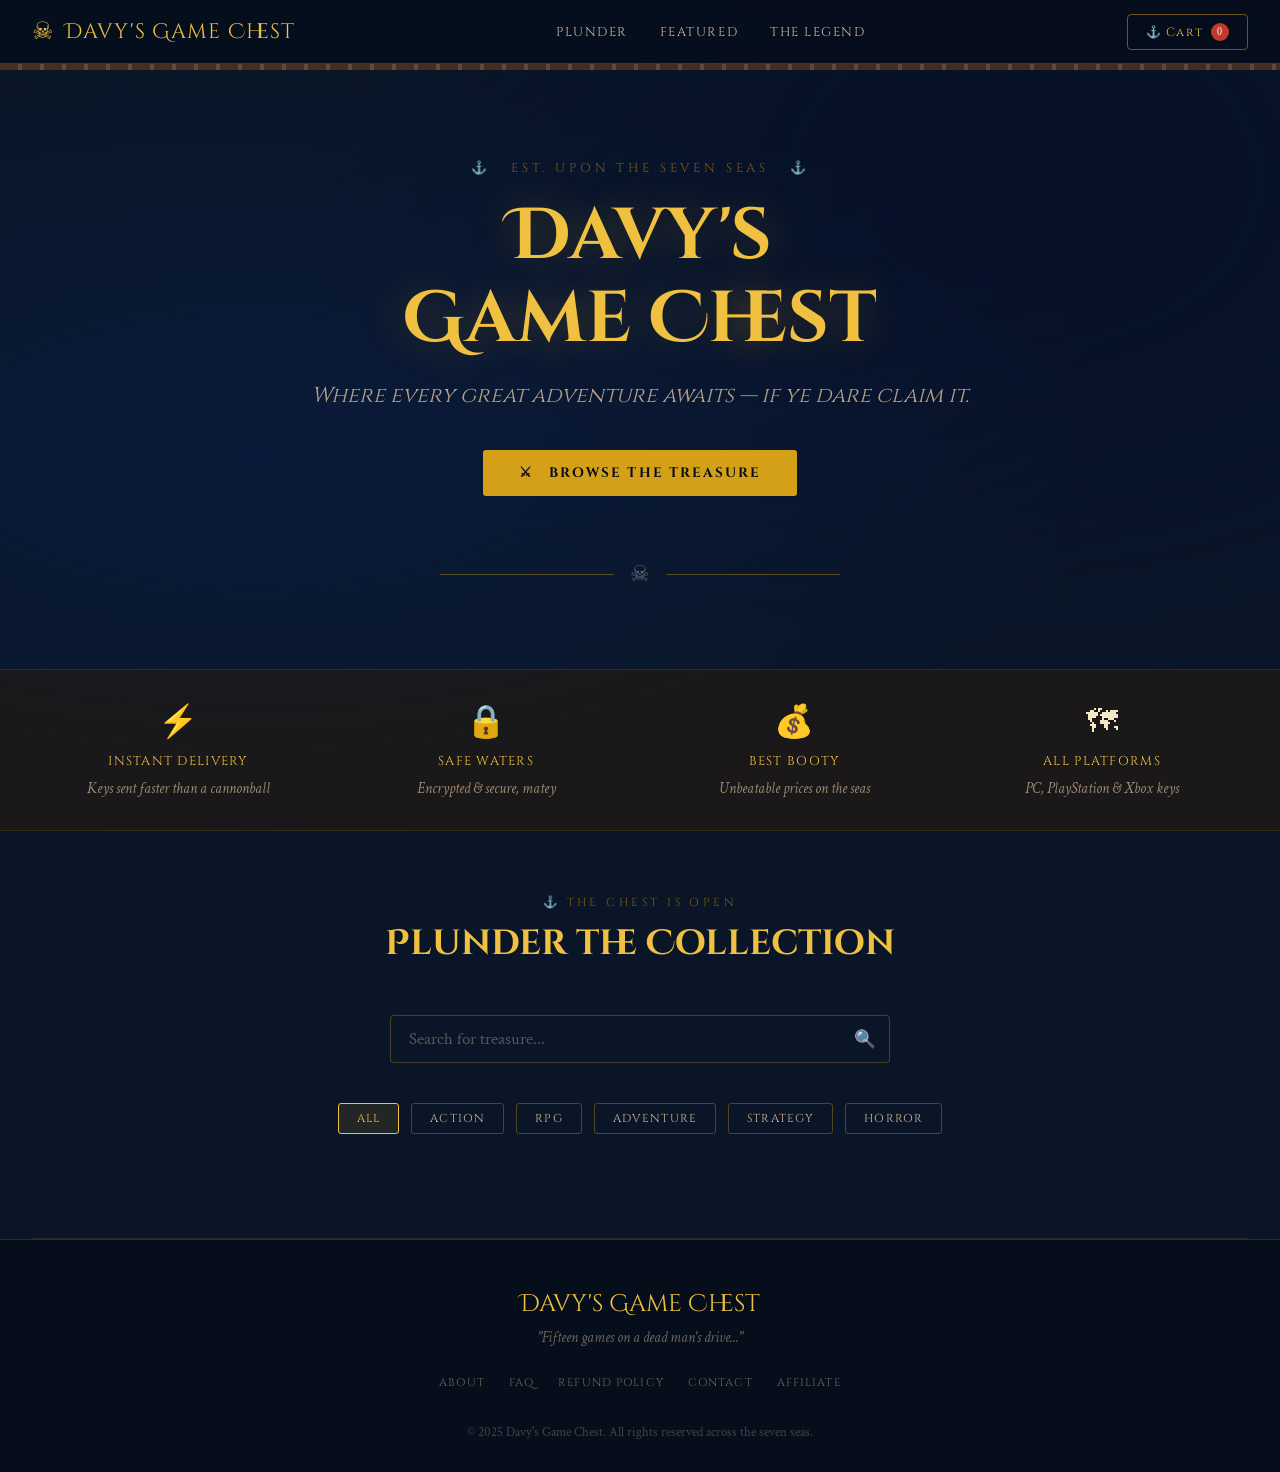
<file: index.html>
<!DOCTYPE html>
<html lang="en">
<head>
  <meta charset="UTF-8" />
  <meta name="viewport" content="width=device-width, initial-scale=1.0" />
  <link rel="stylesheet" href="style.css">
  <script src="script.js" defer></script>
  <link rel="icon" type="image/png" href="favicon/favicon-96x96.png" sizes="96x96" />
<link rel="icon" type="image/svg+xml" href="favicon/favicon.svg" />
<link rel="shortcut icon" href="favicon/favicon.ico" />
<link rel="apple-touch-icon" sizes="180x180" href="favicon/apple-touch-icon.png" />
<link rel="manifest" href="favicon/site.webmanifest" />
  <title>Davy's Game Chest — Pirate Game Store</title>
  <link href="https://fonts.googleapis.com/css2?family=Cinzel+Decorative:wght@400;700&family=Cinzel:wght@400;600&family=Crimson+Text:ital,wght@0,400;0,600;1,400&display=swap" rel="stylesheet" />
  
</head>
<body>
 

<div class="particles" id="particles"></div>
 

<nav>
  <a class="nav-logo" href="#">
    <span class="skull">☠</span> Davy's Game Chest
  </a>
  <ul class="nav-links">
    <li><a href="#store">Plunder</a></li>
    <li><a href="featured.html">Featured</a></li>
    <li><a href="about.html">The Legend</a></li>
  </ul>
  <button class="nav-cart" onclick="openCart()">
    ⚓ Cart
    <span class="cart-badge" id="cart-count">0</span>
  </button>
</nav>
 

<section class="hero">
  <div class="hero-rope"></div>
  <p class="hero-subtitle">⚓ &nbsp; Est. Upon the Seven Seas &nbsp; ⚓</p>
  <h1>Davy's<br>Game Chest</h1>
  <p class="hero-tagline">Where every great adventure awaits — if ye dare claim it.</p>
  <a href="#store" class="hero-cta">⚔ &nbsp; Browse the Treasure</a>
  <div class="hero-divider">
    <hr /><span>☠</span><hr />
  </div>
</section>
 

<div class="features-bar">
  <div class="features-inner">
    <div class="feature-item">
      <div class="feature-icon">⚡</div>
      <div class="feature-title">Instant Delivery</div>
      <div class="feature-desc">Keys sent faster than a cannonball</div>
    </div>
    <div class="feature-item">
      <div class="feature-icon">🔒</div>
      <div class="feature-title">Safe Waters</div>
      <div class="feature-desc">Encrypted & secure, matey</div>
    </div>
    <div class="feature-item">
      <div class="feature-icon">💰</div>
      <div class="feature-title">Best Booty</div>
      <div class="feature-desc">Unbeatable prices on the seas</div>
    </div>
    <div class="feature-item">
      <div class="feature-icon">🗺</div>
      <div class="feature-title">All Platforms</div>
      <div class="feature-desc">PC, PlayStation & Xbox keys</div>
    </div>
  </div>
</div>
 

<section class="section" id="store">
  <div class="section-header">
    <span class="section-label">⚓ The Chest is Open</span>
    <h2 class="section-title">Plunder the Collection</h2>
  </div>
 
  
  <div class="search-wrap">
    <input class="search-input" type="text" id="search-input" placeholder="Search for treasure..." oninput="filterGames()" />
    <span class="search-icon">🔍</span>
  </div>
   
  
  <div class="genre-filter">
    <button class="genre-btn active" onclick="setGenre('All', this)">All</button>
    <button class="genre-btn" onclick="setGenre('Action', this)">Action</button>
    <button class="genre-btn" onclick="setGenre('RPG', this)">RPG</button>
    <button class="genre-btn" onclick="setGenre('Adventure', this)">Adventure</button>
    <button class="genre-btn" onclick="setGenre('Strategy', this)">Strategy</button>
    <button class="genre-btn" onclick="setGenre('Horror', this)">Horror</button>
  </div>
 
  
  <div class="games-grid" id="games-grid"></div>
</section>
 
<hr class="section-divider" />
 

<div class="modal-overlay" id="cart-modal" onclick="closeCartOutside(event)">
  <div class="cart-panel">
    <div class="cart-header">
      <h2>⚓ Thy Chest</h2>
      <button class="btn-close" onclick="closeCart()">✕</button>
    </div>
    <div id="cart-items"></div>
    <div id="cart-footer" style="display:none">
      <div class="cart-total">
        <span class="cart-total-label">Total Plunder</span>
        <span class="cart-total-price" id="cart-total">$0.00</span>
      </div>
      <button class="btn-checkout" onclick="checkout()">⚔ &nbsp; Claim the Loot</button>
    </div>
  </div>
</div>
 

<div class="toast" id="toast"></div>
 

<footer>
  <div class="footer-logo">Davy's Game Chest</div>
  <p class="footer-tagline">"Fifteen games on a dead man's drive..."</p>
  <ul class="footer-links">
    <li><a href="#">About</a></li>
    <li><a href="#">FAQ</a></li>
    <li><a href="#">Refund Policy</a></li>
    <li><a href="#">Contact</a></li>
    <li><a href="#">Affiliate</a></li>
  </ul>
  <p class="footer-copy">© 2025 Davy's Game Chest. All rights reserved across the seven seas.</p>
</footer>
 
 
 
</body>
</html>
</file>
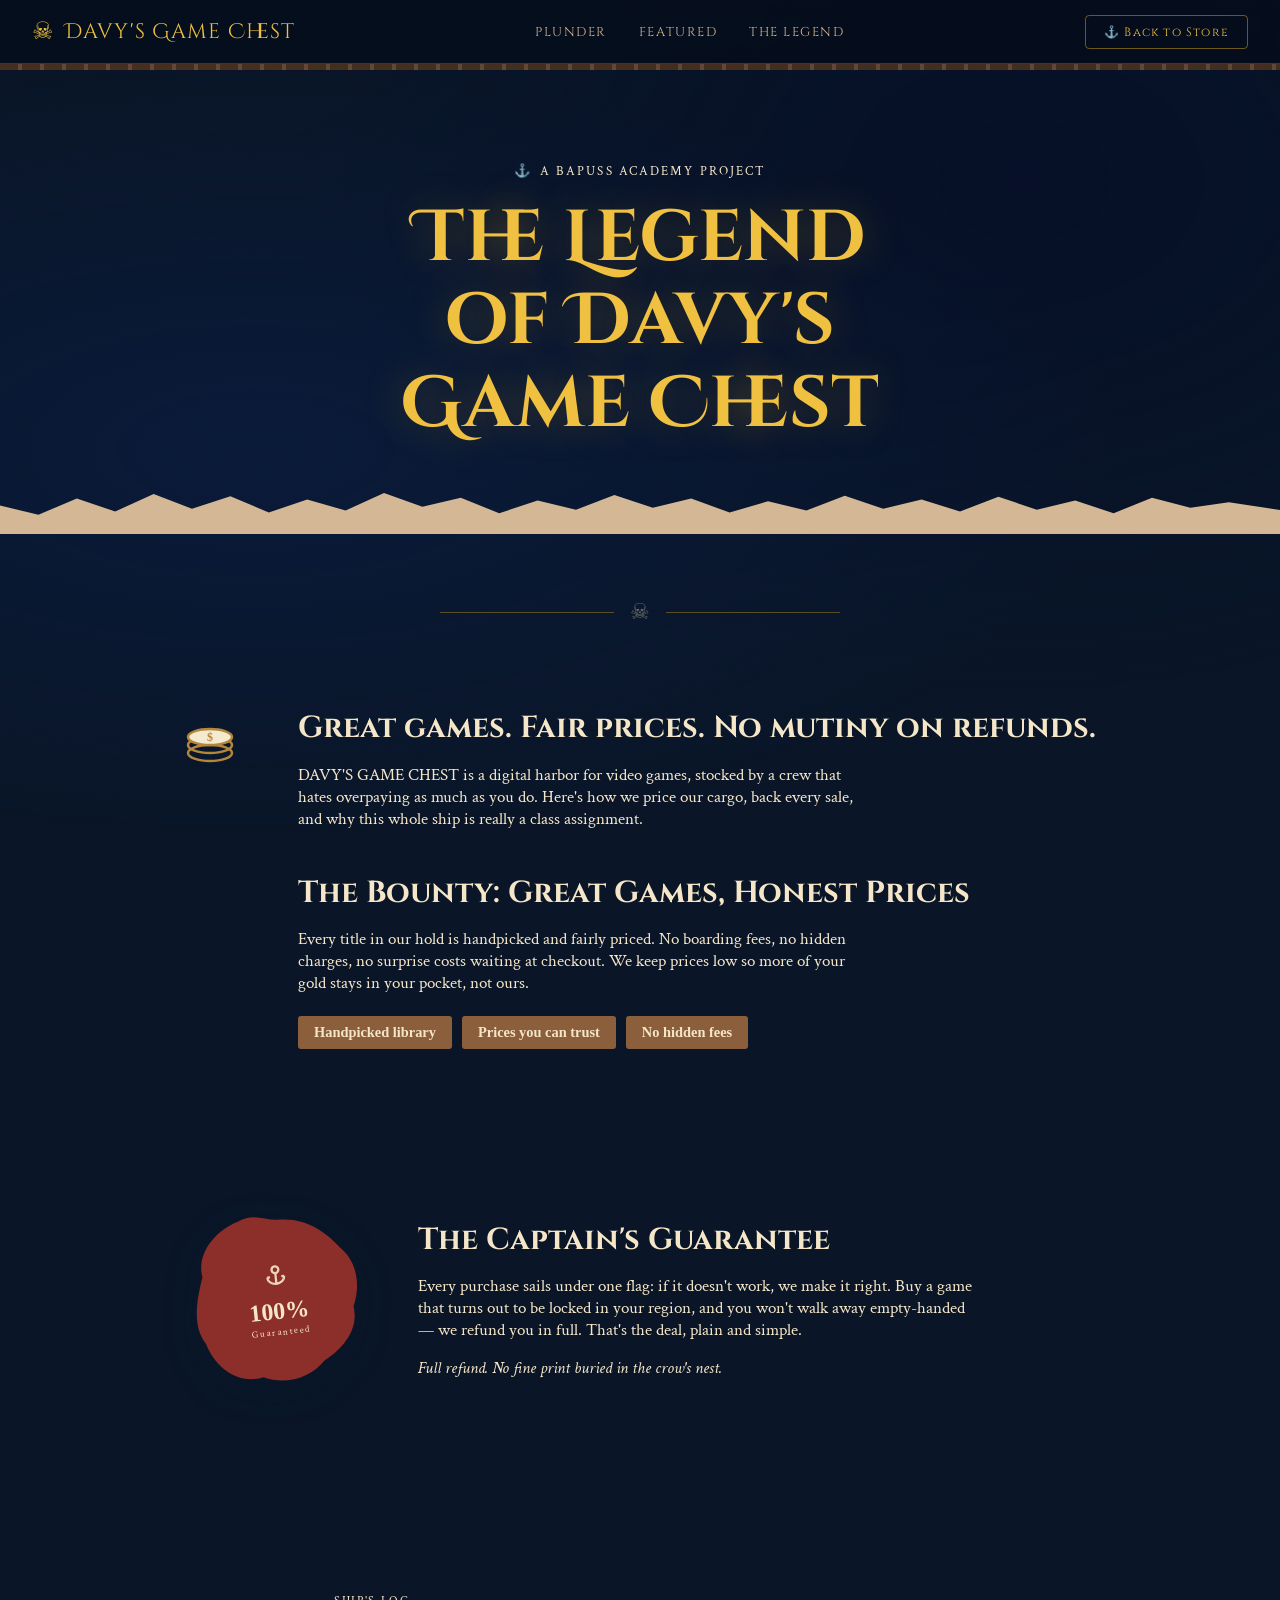
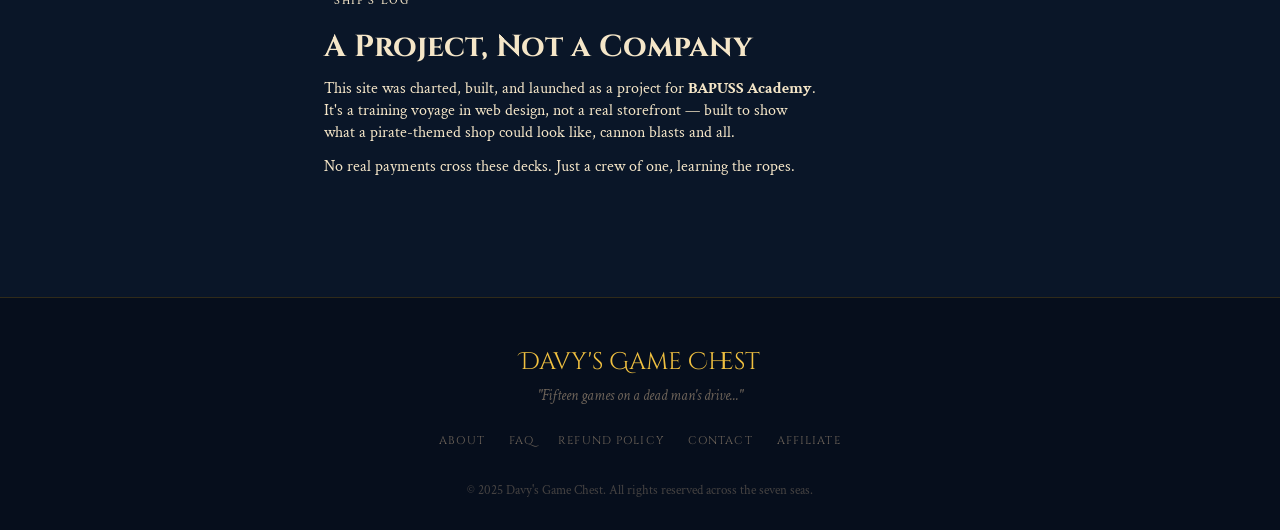
<file: about.html>
<!DOCTYPE html>
<html lang="en">
<head>
<meta charset="UTF-8">
<meta name="viewport" content="width=device-width, initial-scale=1.0">
<title>About — Davy's Game Chest — Pirate Game Store</title>

<link rel="preconnect" href="https://fonts.googleapis.com">
<link rel="preconnect" href="https://fonts.gstatic.com" crossorigin>
<link href="https://fonts.googleapis.com/css2?family=Cinzel+Decorative:wght@400;700&family=Cinzel:wght@400;600&family=Crimson+Text:ital,wght@0,400;0,600;1,400&display=swap" rel="stylesheet" />
<link rel="stylesheet" href="styleabout.css">
<script src="scriptabout.js" defer></script>


</head>
<body>

  <div class="particles" id="particles"></div>

<!-- Nav -->
<nav>
  <a class="nav-logo" href="#">
    <span class="skull">☠</span> Davy's Game Chest
  </a>
  <ul class="nav-links">
    <li><a href="index.html">Plunder</a></li>
    <li><a href="featured.html">Featured</a></li>
    <li><a href="about.html">The Legend</a></li>
  </ul>
 <button class="nav-cart" onclick="window.location.href='index.html'">
    ⚓ Back to Store
  </button>
</nav>

  <section class="hero">
   
    <div class="hero-rope"></div>
    <div class="wrap hero-inner">
      <div class="eyebrow">A BAPUSS Academy Project</div>
      <h1>The Legend of Davy's Game Chest</h1>
      
    </div>
    <div class="torn-edge"></div>
     
  </section>
  <div class="hero-divider"><hr /><span>☠</span><hr /></div>

  <section class="panel">
    <div class="wrap">
      <div class="panel-grid" data-animate>
        <div class="icon-badge">
          <svg viewBox="0 0 64 64" aria-hidden="true">
            <ellipse cx="32" cy="46" rx="22" ry="8" fill="none" stroke="#B4863A" stroke-width="2.5"/>
            <ellipse cx="32" cy="38" rx="22" ry="8" fill="none" stroke="#B4863A" stroke-width="2.5"/>
            <ellipse cx="32" cy="30" rx="22" ry="8" fill="#F4EAD0" stroke="#B4863A" stroke-width="2.5"/>
            <text x="32" y="34" text-anchor="middle" font-size="12" fill="#B4863A" font-family="Bitter, serif" font-weight="700">$</text>
          </svg>
        </div>
        <div>
          <h2>Great games. Fair prices. No mutiny on refunds.</h2>
      <p>DAVY'S GAME CHEST is a digital harbor for video games, stocked by a crew that hates overpaying as much as you do. Here's how we price our cargo, back every sale, and why this whole ship is really a class assignment.</p>
      <br>
      <br>
          <h2>The Bounty: Great Games, Honest Prices</h2>
          <p>Every title in our hold is handpicked and fairly priced. No boarding fees, no hidden charges, no surprise costs waiting at checkout. We keep prices low so more of your gold stays in your pocket, not ours.</p>
          <div class="tags">
            <span class="tag">Handpicked library</span>
            <span class="tag">Prices you can trust</span>
            <span class="tag">No hidden fees</span>
          </div>
        </div>
      </div>
    </div>
  </section>

  <section class="panel alt">
    <div class="wrap">
      <div class="guarantee-grid" data-animate>
        <div class="wax-wrap" data-animate>
          <svg class="wax-blob" viewBox="0 0 200 200" aria-hidden="true">
            <path d="M100,12 C128,9 152,24 168,42 C188,58 192,84 184,108 C190,132 174,154 152,168 C136,188 108,196 84,187 C56,196 30,176 20,150 C4,130 10,100 16,76 C9,50 30,24 56,14 C72,4 86,13 100,12 Z" fill="#8C2F2A"/>
          </svg>
          <div class="wax-face">
            <svg viewBox="0 0 24 24" fill="none" stroke="currentColor" stroke-width="1.6" aria-hidden="true">
              <circle cx="12" cy="6" r="2.4"/>
              <path d="M12 8.4V16M12 16c-3.5 0-6-2.2-6-5M12 16c3.5 0 6-2.2 6-5M6 11h2M16 11h2"/>
            </svg>
            <span class="pct">100%</span>
            <span class="word">Guaranteed</span>
          </div>
        </div>
        <div>
          <h2>The Captain's Guarantee</h2>
          <p>Every purchase sails under one flag: if it doesn't work, we make it right. Buy a game that turns out to be locked in your region, and you won't walk away empty-handed — we refund you in full. That's the deal, plain and simple.</p>
          <p class="fine-print">Full refund. No fine print buried in the crow's nest.</p>
        </div>
      </div>
    </div>
  </section>

  <section class="panel">
    <div class="wrap">
      <div class="logbook" data-animate>
        <span class="stamp-label">Ship's Log</span>
        <h2>A Project, Not a Company</h2>
        <p>This site was charted, built, and launched as a project for <strong>BAPUSS Academy</strong>. It's a training voyage in web design, not a real storefront — built to show what a pirate-themed shop could look like, cannon blasts and all.</p>
        <p>No real payments cross these decks. Just a crew of one, learning the ropes.</p>
      </div>
    </div>
  </section>

  <div class="toast" id="toast"></div>

  <footer>
  <div class="footer-logo">Davy's Game Chest</div>
  <p class="footer-tagline">"Fifteen games on a dead man's drive..."</p>
  <ul class="footer-links">
    <li><a href="#">About</a></li>
    <li><a href="#">FAQ</a></li>
    <li><a href="#">Refund Policy</a></li>
    <li><a href="#">Contact</a></li>
    <li><a href="#">Affiliate</a></li>
  </ul>
  <p class="footer-copy">© 2025 Davy's Game Chest. All rights reserved across the seven seas.</p>
</footer>

</body>
</html>
</file>
<file: style.css>
*, *::before, *::after { box-sizing: border-box; margin: 0; padding: 0; }

    :root {
      --ocean: #0a1628;
      --deep: #060e1c;
      --plank: #2a1a0a;
      --wood: #5c3a1e;
      --light-wood: #8b5e3c;
      --gold: #d4a017;
      --gold-light: #f0c040;
      --gold-dim: #7a5a0a;
      --parchment: #f5e6c8;
      --parchment-dark: #d4b896;
      --rum: #c0392b;
      --rum-light: #e74c3c;
      --cream: #fdf6e3;
      --fog: rgba(245, 230, 200, 0.07);
      --border-gold: 1px solid rgba(212, 160, 23, 0.35);
    }

    html { scroll-behavior: smooth; }

    body {
      font-family: 'Crimson Text', Georgia, serif;
      background-color: var(--ocean);
      color: var(--parchment);
      min-height: 100vh;
      overflow-x: hidden;
    }

    /* ── Animated ocean background ── */
    body::before {
      content: '';
      position: fixed;
      inset: 0;
      background:
        radial-gradient(ellipse at 20% 50%, rgba(10,30,70,0.6) 0%, transparent 60%),
        radial-gradient(ellipse at 80% 20%, rgba(5,15,40,0.8) 0%, transparent 50%);
      pointer-events: none;
      z-index: 0;
    }

    /* ── Floating particles (stars/foam) ── */
    .particles {
      position: fixed;
      inset: 0;
      pointer-events: none;
      z-index: 0;
      overflow: hidden;
    }
    .particle {
      position: absolute;
      border-radius: 50%;
      background: var(--gold-light);
      opacity: 0;
      animation: drift linear infinite;
    }

    @keyframes drift {
      0%   { opacity: 0; transform: translateY(0) scale(0.5); }
      10%  { opacity: 0.6; }
      90%  { opacity: 0.3; }
      100% { opacity: 0; transform: translateY(-80px) scale(1); }
    }

    /* ── Nav ── */
    nav {
      position: sticky;
      top: 0;
      z-index: 100;
      background: rgba(6,14,28,0.95);
      border-bottom: 1px solid rgba(212,160,23,0.3);
      padding: 0 2rem;
      display: flex;
      align-items: center;
      justify-content: space-between;
      height: 64px;
      backdrop-filter: blur(8px);
    }

    .nav-logo {
      font-family: 'Cinzel Decorative', serif;
      font-size: 1.3rem;
      color: var(--gold-light);
      text-decoration: none;
      letter-spacing: 0.05em;
      display: flex;
      align-items: center;
      gap: 10px;
    }

    .nav-logo .skull { font-size: 1.5rem; }

    .nav-links {
      display: flex;
      list-style: none;
      gap: 2rem;
      align-items: center;
    }

    .nav-links a {
      font-family: 'Cinzel', serif;
      font-size: 0.8rem;
      letter-spacing: 0.12em;
      text-transform: uppercase;
      color: var(--parchment-dark);
      text-decoration: none;
      transition: color 0.2s;
    }
    .nav-links a:hover { color: var(--gold-light); }

    .nav-cart {
      background: transparent;
      border: 1px solid rgba(212,160,23,0.5);
      color: var(--gold-light);
      padding: 8px 18px;
      border-radius: 4px;
      font-family: 'Cinzel', serif;
      font-size: 0.75rem;
      letter-spacing: 0.1em;
      cursor: pointer;
      transition: all 0.2s;
      display: flex;
      align-items: center;
      gap: 8px;
    }
    .nav-cart:hover {
      background: rgba(212,160,23,0.1);
      border-color: var(--gold-light);
    }
    .cart-badge {
      background: var(--rum);
      color: #fff;
      font-size: 0.65rem;
      border-radius: 50%;
      width: 18px; height: 18px;
      display: flex; align-items: center; justify-content: center;
      font-family: 'Crimson Text', serif;
    }

    /* ── Hero ── */
    .hero {
      position: relative;
      z-index: 1;
      padding: 6rem 2rem 5rem;
      text-align: center;
      overflow: hidden;
    }

    .hero-rope {
      position: absolute;
      top: 0; left: 0; right: 0;
      height: 6px;
      background: repeating-linear-gradient(90deg, var(--wood) 0px, var(--wood) 18px, var(--light-wood) 18px, var(--light-wood) 22px);
      opacity: 0.7;
    }

    .hero-subtitle {
      font-family: 'Cinzel', serif;
      font-size: 0.8rem;
      letter-spacing: 0.3em;
      text-transform: uppercase;
      color: var(--gold-dim);
      margin-bottom: 1.2rem;
    }

    .hero h1 {
      font-family: 'Cinzel Decorative', serif;
      font-size: clamp(2.2rem, 6vw, 4.5rem);
      color: var(--gold-light);
      line-height: 1.15;
      margin-bottom: 0.5rem;
      text-shadow: 0 0 40px rgba(212,160,23,0.3);
    }

    .hero-tagline {
      font-family: 'Cinzel', serif;
      font-style: italic;
      font-size: 1.35rem;
      color: var(--parchment-dark);
      margin: 1.2rem 0 2.5rem;
      opacity: 0.85;
    }

    .hero-cta {
      display: inline-flex;
      align-items: center;
      gap: 10px;
      background: var(--gold);
      color: var(--deep);
      font-family: 'Cinzel', serif;
      font-size: 0.85rem;
      letter-spacing: 0.15em;
      text-transform: uppercase;
      text-decoration: none;
      padding: 14px 36px;
      border-radius: 3px;
      border: none;
      cursor: pointer;
      transition: all 0.2s;
      font-weight: 700;
    }
    .hero-cta:hover {
      background: var(--gold-light);
      transform: translateY(-2px);
    }

    .hero-divider {
      margin: 4rem auto 0;
      display: flex;
      align-items: center;
      gap: 1rem;
      max-width: 400px;
      opacity: 0.4;
    }
    .hero-divider hr { flex: 1; border: none; border-top: 1px solid var(--gold); }
    .hero-divider span { font-size: 1.4rem; }

    /* ── Section headers ── */
    .section { position: relative; z-index: 1; padding: 4rem 2rem; max-width: 1200px; margin: 0 auto; }

    .section-header {
      text-align: center;
      margin-bottom: 3rem;
    }

    .section-label {
      font-family: 'Cinzel', serif;
      font-size: 0.72rem;
      letter-spacing: 0.3em;
      text-transform: uppercase;
      color: var(--gold-dim);
      display: block;
      margin-bottom: 0.6rem;
    }

    .section-title {
      font-family: 'Cinzel Decorative', serif;
      font-size: clamp(1.5rem, 3vw, 2.2rem);
      color: var(--gold-light);
    }

   

    /* ── Genre filter ── */
    .genre-filter {
      display: flex;
      gap: 0.75rem;
      justify-content: center;
      flex-wrap: wrap;
      margin-bottom: 2.5rem;
    }
    .genre-btn {
      font-family: 'Cinzel', serif;
      font-size: 0.72rem;
      letter-spacing: 0.1em;
      text-transform: uppercase;
      padding: 7px 18px;
      border: 1px solid rgba(212,160,23,0.35);
      background: transparent;
      color: var(--parchment-dark);
      border-radius: 3px;
      cursor: pointer;
      transition: all 0.2s;
    }
    .genre-btn:hover, .genre-btn.active {
      background: rgba(212,160,23,0.12);
      border-color: var(--gold-light);
      color: var(--gold-light);
    }

    /* ── Game cards grid ── */
    .games-grid {
      display: grid;
      grid-template-columns: repeat(auto-fill, minmax(250px, 1fr));
      gap: 1.5rem;
    }

    .game-card {
      background: rgba(20, 12, 5, 0.8);
      border: 1px solid rgba(212,160,23,0.2);
      border-radius: 6px;
      overflow: hidden;
      transition: all 0.25s;
      cursor: pointer;
      position: relative;
    }
    .game-card:hover {
      border-color: rgba(212,160,23,0.55);
      transform: translateY(-4px);
    }

    .game-card-img {
      width: 100%;
      aspect-ratio: 16/9;
      object-fit: cover;
      display: block;
      background: var(--plank);
      position: relative;
      overflow: hidden;
    }

    /* Placeholder art for each game using CSS */
    .game-art {
      width: 100%;
      aspect-ratio: 16/9;
      display: flex;
      align-items: center;
      justify-content: center;
      font-size: 3rem;
      position: relative;
      overflow: hidden;
    }

    .game-art-1 { background: linear-gradient(135deg, #0d1b2a 0%, #1a3a5c 50%, #0a2a40 100%); }
    .game-art-2 { background: linear-gradient(135deg, #1a0a0a 0%, #4a1515 50%, #2a0808 100%); }
    .game-art-3 { background: linear-gradient(135deg, #0a1a0a 0%, #1a4a1a 50%, #0d2a0d 100%); }
    .game-art-4 { background: linear-gradient(135deg, #1a1a0a 0%, #4a3a10 50%, #2a2008 100%); }
    .game-art-5 { background: linear-gradient(135deg, #1a0a1a 0%, #3a1050 50%, #150a25 100%); }
    .game-art-6 { background: linear-gradient(135deg, #0a1a1a 0%, #0a3a4a 50%, #052030 100%); }
    .game-art-7 { background: linear-gradient(135deg, #2a0808 0%, #600000 50%, #1a0505 100%); }
    .game-art-8 { background: linear-gradient(135deg, #08080a 0%, #1a1a30 50%, #0a0a20 100%); }

    .game-badge {
      position: absolute;
      top: 10px; left: 10px;
      font-family: 'Cinzel', serif;
      font-size: 0.6rem;
      letter-spacing: 0.1em;
      text-transform: uppercase;
      padding: 3px 10px;
      border-radius: 2px;
    }
    .badge-new { background: var(--rum); color: #fff; }
    .badge-sale { background: var(--gold); color: var(--deep); }
    .badge-hot { background: #b05a00; color: #ffe0b2; }

    .game-card-body { padding: 1rem 1.1rem 1.2rem; }

    .game-platform {
      font-family: 'Cinzel', serif;
      font-size: 0.62rem;
      letter-spacing: 0.12em;
      text-transform: uppercase;
      color: var(--gold-dim);
      margin-bottom: 0.35rem;
    }

    .game-title {
      font-family: 'Cinzel', serif;
      font-size: 1rem;
      color: var(--parchment);
      margin-bottom: 0.4rem;
      line-height: 1.3;
    }

    .game-genre {
      font-family: 'Crimson Text', serif;
      font-style: italic;
      font-size: 0.9rem;
      color: var(--parchment-dark);
      opacity: 0.7;
      margin-bottom: 0.9rem;
    }

    .game-footer {
      display: flex;
      align-items: center;
      justify-content: space-between;
      gap: 0.5rem;
    }

    .game-price {
      display: flex;
      align-items: baseline;
      gap: 0.5rem;
    }
    .price-current {
      font-family: 'Cinzel', serif;
      font-size: 1.1rem;
      color: var(--gold-light);
      font-weight: 600;
    }
    .price-old {
      font-size: 0.85rem;
      color: var(--parchment-dark);
      opacity: 0.5;
      text-decoration: line-through;
    }

    .btn-add {
      font-family: 'Cinzel', serif;
      font-size: 0.65rem;
      letter-spacing: 0.1em;
      text-transform: uppercase;
      padding: 7px 14px;
      border: 1px solid rgba(212,160,23,0.45);
      background: transparent;
      color: var(--gold-light);
      border-radius: 3px;
      cursor: pointer;
      transition: all 0.2s;
      white-space: nowrap;
    }
    .btn-add:hover {
      background: rgba(212,160,23,0.15);
    }
    .btn-add.added {
      background: rgba(192, 57, 43, 0.2);
      border-color: var(--rum-light);
      color: var(--rum-light);
    }

    /* ── Stars ── */
    .game-stars { color: var(--gold); font-size: 0.75rem; margin-bottom: 0.4rem; letter-spacing: 2px; }

    /* ── Divider ── */
    .section-divider {
      position: relative; z-index: 1;
      border: none;
      border-top: 1px solid rgba(212,160,23,0.15);
      margin: 0 2rem;
    }

    /* ── Features banner ── */
    .features-bar {
      position: relative; z-index: 1;
      background: rgba(42,26,10,0.5);
      border-top: 1px solid rgba(212,160,23,0.15);
      border-bottom: 1px solid rgba(212,160,23,0.15);
      padding: 2rem;
    }
    .features-inner {
      max-width: 1200px;
      margin: 0 auto;
      display: grid;
      grid-template-columns: repeat(auto-fit, minmax(200px, 1fr));
      gap: 2rem;
      text-align: center;
    }
    .feature-item { display: flex; flex-direction: column; align-items: center; gap: 0.6rem; }
    .feature-icon { font-size: 2rem; }
    .feature-title {
      font-family: 'Cinzel', serif;
      font-size: 0.8rem;
      letter-spacing: 0.1em;
      text-transform: uppercase;
      color: var(--gold-light);
    }
    .feature-desc {
      font-family: 'Crimson Text', serif;
      font-style: italic;
      font-size: 0.95rem;
      color: var(--parchment-dark);
      opacity: 0.7;
    }

    /* ── Cart modal ── */
    .modal-overlay {
      display: none;
      position: fixed; inset: 0; z-index: 200;
      background: rgba(0,0,0,0.7);
      align-items: flex-start;
      justify-content: flex-end;
    }
    .modal-overlay.open { display: flex; }
    .cart-panel {
      background: #0d1a2e;
      border-left: 1px solid rgba(212,160,23,0.3);
      width: min(420px, 95vw);
      height: 100vh;
      overflow-y: auto;
      padding: 2rem;
      animation: slideIn 0.25s ease;
    }
    @keyframes slideIn { from { transform: translateX(40px); opacity: 0; } to { transform: translateX(0); opacity: 1; } }

    .cart-header {
      display: flex;
      justify-content: space-between;
      align-items: center;
      margin-bottom: 2rem;
      padding-bottom: 1rem;
      border-bottom: 1px solid rgba(212,160,23,0.2);
    }
    .cart-header h2 {
      font-family: 'Cinzel Decorative', serif;
      font-size: 1.2rem;
      color: var(--gold-light);
    }
    .btn-close {
      background: none; border: none;
      color: var(--parchment-dark); font-size: 1.5rem;
      cursor: pointer; line-height: 1;
      transition: color 0.2s;
    }
    .btn-close:hover { color: var(--gold-light); }

    .cart-empty {
      text-align: center;
      padding: 3rem 1rem;
      font-style: italic;
      color: var(--parchment-dark);
      opacity: 0.6;
    }

    .cart-item {
      display: flex;
      gap: 1rem;
      padding: 1rem 0;
      border-bottom: 1px solid rgba(212,160,23,0.1);
      align-items: center;
    }
    .cart-item-art {
      width: 56px; height: 56px;
      border-radius: 4px;
      display: flex; align-items: center; justify-content: center;
      font-size: 1.5rem;
      flex-shrink: 0;
    }
    .cart-item-info { flex: 1; }
    .cart-item-title {
      font-family: 'Cinzel', serif;
      font-size: 0.85rem;
      color: var(--parchment);
      margin-bottom: 3px;
    }
    .cart-item-price { font-size: 0.9rem; color: var(--gold); }
    .btn-remove {
      background: none; border: none;
      color: var(--rum-light); font-size: 1.1rem;
      cursor: pointer; opacity: 0.6; transition: opacity 0.2s;
    }
    .btn-remove:hover { opacity: 1; }

    .cart-total {
      margin-top: 1.5rem;
      padding-top: 1.5rem;
      border-top: 1px solid rgba(212,160,23,0.2);
      display: flex;
      justify-content: space-between;
      align-items: center;
    }
    .cart-total-label {
      font-family: 'Cinzel', serif;
      font-size: 0.8rem;
      letter-spacing: 0.1em;
      text-transform: uppercase;
      color: var(--parchment-dark);
    }
    .cart-total-price {
      font-family: 'Cinzel Decorative', serif;
      font-size: 1.3rem;
      color: var(--gold-light);
    }
    .btn-checkout {
      width: 100%;
      margin-top: 1.5rem;
      padding: 14px;
      background: var(--gold);
      color: var(--deep);
      font-family: 'Cinzel', serif;
      font-size: 0.85rem;
      letter-spacing: 0.15em;
      text-transform: uppercase;
      font-weight: 700;
      border: none;
      border-radius: 3px;
      cursor: pointer;
      transition: all 0.2s;
    }
    .btn-checkout:hover { background: var(--gold-light); }

    /* ── Search ── */
    .search-wrap {
      max-width: 500px;
      margin: 0 auto 2.5rem;
      position: relative;
    }
    .search-input {
      width: 100%;
      padding: 12px 48px 12px 18px;
      background: rgba(10,22,40,0.8);
      border: 1px solid rgba(212,160,23,0.3);
      border-radius: 4px;
      color: var(--parchment);
      font-family: 'Crimson Text', serif;
      font-size: 1.05rem;
      outline: none;
      transition: border-color 0.2s;
    }
    .search-input::placeholder { color: var(--parchment-dark); opacity: 0.4; }
    .search-input:focus { border-color: rgba(212,160,23,0.6); }
    .search-icon {
      position: absolute; right: 14px; top: 50%;
      transform: translateY(-50%);
      color: var(--gold-dim);
      font-size: 1.1rem;
      pointer-events: none;
    }

    /* ── Footer ── */
    footer {
      position: relative; z-index: 1;
      background: var(--deep);
      border-top: 1px solid rgba(212,160,23,0.2);
      padding: 3rem 2rem 2rem;
      text-align: center;
    }
    .footer-logo {
      font-family: 'Cinzel Decorative', serif;
      font-size: 1.5rem;
      color: var(--gold-light);
      margin-bottom: 0.5rem;
    }
    .footer-tagline {
      font-style: italic;
      font-size: 0.95rem;
      color: var(--parchment-dark);
      opacity: 0.5;
      margin-bottom: 1.5rem;
    }
    .footer-links {
      display: flex; gap: 1.5rem;
      justify-content: center;
      flex-wrap: wrap;
      list-style: none;
      margin-bottom: 2rem;
    }
    .footer-links a {
      font-family: 'Cinzel', serif;
      font-size: 0.7rem;
      letter-spacing: 0.1em;
      text-transform: uppercase;
      color: var(--parchment-dark);
      opacity: 0.5;
      text-decoration: none;
      transition: opacity 0.2s;
    }
    .footer-links a:hover { opacity: 1; }
    .footer-copy {
      font-size: 0.8rem;
      color: var(--parchment-dark);
      opacity: 0.3;
    }

    /* ── Toast ── */
    .toast {
      position: fixed;
      bottom: 2rem; left: 50%;
      transform: translateX(-50%) translateY(80px);
      background: rgba(42,26,10,0.97);
      border: 1px solid rgba(212,160,23,0.4);
      color: var(--parchment);
      font-family: 'Cinzel', serif;
      font-size: 0.8rem;
      letter-spacing: 0.1em;
      padding: 12px 24px;
      border-radius: 4px;
      z-index: 300;
      transition: transform 0.3s ease, opacity 0.3s;
      opacity: 0;
      pointer-events: none;
    }
    .toast.show {
      transform: translateX(-50%) translateY(0);
      opacity: 1;
    }

    @media (max-width: 600px) {
      nav { padding: 0 1rem; }
      .nav-links { display: none; }
      .hero { padding: 4rem 1.5rem 3rem; }
      .section { padding: 3rem 1.5rem; }
    }
</file>
<file: styleabout.css>
*, *::before, *::after { box-sizing: border-box; margin: 0; padding: 0; }

    :root {
      --ocean: #0a1628;
      --deep: #060e1c;
      --plank: #2a1a0a;
      --wood: #5c3a1e;
      --light-wood: #8b5e3c;
      --gold: #d4a017;
      --gold-light: #f0c040;
      --gold-dim: #7a5a0a;
      --parchment: #f5e6c8;
      --parchment-dark: #d4b896;
      --rum: #c0392b;
      --rum-light: #e74c3c;
      --cream: #fdf6e3;
      --fog: rgba(245, 230, 200, 0.07);
      --border-gold: 1px solid rgba(212, 160, 23, 0.35);
    }

  html{ scroll-behavior:smooth; }

  
    body {
      font-family: 'Crimson Text', Georgia, serif;
      background-color: var(--ocean);
      color: var(--parchment);
      min-height: 100vh;
      overflow-x: hidden;
    }

    /* ── Animated ocean background ── */
    body::before {
      content: '';
      position: fixed;
      inset: 0;
      background:
        radial-gradient(ellipse at 20% 50%, rgba(10,30,70,0.6) 0%, transparent 60%),
        radial-gradient(ellipse at 80% 20%, rgba(5,15,40,0.8) 0%, transparent 50%);
      pointer-events: none;
      z-index: 0;
    }

    /* ── Floating particles (stars/foam) ── */
    .particles {
      position: fixed;
      inset: 0;
      pointer-events: none;
      z-index: 0;
      overflow: hidden;
    }
    .particle {
      position: absolute;
      border-radius: 50%;
      background: var(--gold-light);
      opacity: 0;
      animation: drift linear infinite;
    }

    @keyframes drift {
      0%   { opacity: 0; transform: translateY(0) scale(0.5); }
      10%  { opacity: 0.6; }
      90%  { opacity: 0.3; }
      100% { opacity: 0; transform: translateY(-80px) scale(1); }
    }

   /* ── Nav ── */
    nav {
      position: sticky;
      top: 0;
      z-index: 100;
      background: rgba(6,14,28,0.95);
      border-bottom: 1px solid rgba(212,160,23,0.3);
      padding: 0 2rem;
      display: flex;
      align-items: center;
      justify-content: space-between;
      height: 64px;
      backdrop-filter: blur(8px);
    }

    .nav-logo {
      font-family: 'Cinzel Decorative', serif;
      font-size: 1.3rem;
      color: var(--gold-light);
      text-decoration: none;
      letter-spacing: 0.05em;
      display: flex;
      align-items: center;
      gap: 10px;
    }

    .nav-logo .skull { font-size: 1.5rem; }

    .nav-links {
      display: flex;
      list-style: none;
      gap: 2rem;
      align-items: center;
    }

    .nav-links a {
      font-family: 'Cinzel', serif;
      font-size: 0.8rem;
      letter-spacing: 0.12em;
      text-transform: uppercase;
      color: var(--parchment-dark);
      text-decoration: none;
      transition: color 0.2s;
    }
    .nav-links a:hover { color: var(--gold-light); }

    .nav-cart {
      background: transparent;
      border: 1px solid rgba(212,160,23,0.5);
      color: var(--gold-light);
      padding: 8px 18px;
      border-radius: 4px;
      font-family: 'Cinzel', serif;
      font-size: 0.75rem;
      letter-spacing: 0.1em;
      cursor: pointer;
      transition: all 0.2s;
      display: flex;
      align-items: center;
      gap: 8px;
    }
    .nav-cart:hover {
      background: rgba(212,160,23,0.1);
      border-color: var(--gold-light);
    }
    .cart-badge {
      background: var(--rum);
      color: #fff;
      font-size: 0.65rem;
      border-radius: 50%;
      width: 18px; height: 18px;
      display: flex; align-items: center; justify-content: center;
      font-family: 'Cinzel', serif;
    }


  h1,h2{
    font-family:'Cinzel', serif;
    color: var(--navy);
    margin:0 0 .5em;
  }

  a{ color: inherit; }

  :focus-visible{
    outline: 3px solid var(--teal);
    outline-offset: 3px;
  }

  img,svg{ display:block; max-width:100%; }

  .wrap{
    max-width: 980px;
    margin: 0 auto;
    padding: 0 28px;
  }

  /* ---------- HEADER ---------- */
  .site-header{
    background: var(--navy-deep);
    border-bottom: 1px solid rgba(220,178,94,0.25);
  }
  .site-header .wrap{
    display:flex;
    align-items:center;
    justify-content:space-between;
    padding-top:18px;
    padding-bottom:18px;
  }
  .wordmark{
    font-family:'Pirata One', cursive;
    font-size: 1.6rem;
    color: var(--brass-light);
    letter-spacing: .5px;
    text-decoration:none;
  }
  .header-tag{
    font-family:'Inter', sans-serif;
    font-size:.78rem;
    letter-spacing:.14em;
    text-transform:uppercase;
    color: var(--parchment-shadow);
    border:1px solid rgba(220,178,94,0.35);
    padding:6px 12px;
    border-radius:999px;
  }

  /* ---------- HERO ---------- */
  .hero{
    position:relative;
   
    padding: 84px 0 130px;
    overflow:hidden;
  }

  
  .hero-inner{
    position:relative;
    z-index: index 0;
    max-width: 620px;
  }
  .eyebrow{
    display:inline-flex;
    align-items:center;
    gap:8px;
    font-size:.82rem;
    letter-spacing:.16em;
    text-transform:uppercase;
    color: var(--brass-light);
    margin-bottom: 18px;
  }
  .eyebrow::before{ content:"⚓"; }
  .hero h1{
    font-family:'Cinzel Decorative', serif;
    font-weight: bold;
    color: var(--gold-light);
    font-size: clamp(2.4rem, 5.4vw, 3.8rem);
    line-height:1.15;
    letter-spacing:.5px;
  }
  .hero .tagline{
    font-family:'Bitter', serif;
    font-weight:600;
    color: var(--brass-light);
    font-size: clamp(1.05rem, 2vw, 1.25rem);
    margin: 6px 0 22px;
  }
 

   .hero {
      position: relative;
      z-index: 1;
      padding: 6rem 2rem 5rem;
      text-align: center;
      overflow: hidden;
    }

    .hero-rope {
      position: absolute;
      top: 0; left: 0; right: 0;
      height: 6px;
      background: repeating-linear-gradient(90deg, var(--wood) 0px, var(--wood) 18px, var(--light-wood) 18px, var(--light-wood) 22px);
      opacity: 0.7;
    }

    .hero-subtitle {
      font-family: 'Cinzel', serif;
      font-size: 0.8rem;
      letter-spacing: 0.3em;
      text-transform: uppercase;
      color: var(--gold-dim);
      margin-bottom: 1.2rem;
    }

    .hero h1 {
      font-family: 'Cinzel Decorative', serif;
      font-size: clamp(2.2rem, 6vw, 4.5rem);
      color: var(--gold-light);
      line-height: 1.15;
      margin-bottom: 0.5rem;
      text-shadow: 0 0 40px rgba(212,160,23,0.3);
    }

    .hero-tagline {
      font-family: 'Cinzel', serif;
      font-style: italic;
      font-size: 1.35rem;
      color: var(--parchment-dark);
      margin: 1.2rem 0 2.5rem;
      opacity: 0.85;
    }

    .hero-cta {
      display: inline-flex;
      align-items: center;
      gap: 10px;
      background: var(--gold);
      color: var(--deep);
      font-family: 'Cinzel', serif;
      font-size: 0.85rem;
      letter-spacing: 0.15em;
      text-transform: uppercase;
      text-decoration: none;
      padding: 14px 36px;
      border-radius: 3px;
      border: none;
      cursor: pointer;
      transition: all 0.2s;
      font-weight: 700;
    }
    .hero-cta:hover {
      background: var(--gold-light);
      transform: translateY(-2px);
    }

    .hero-divider {
      margin: 4rem auto 0;
      display: flex;
      align-items: center;
      gap: 1rem;
      max-width: 400px;
      opacity: 0.4;
    }
    .hero-divider {
      margin: 3rem auto 0; display: flex; align-items: center;
      gap: 1rem; max-width: 300px; opacity: 0.35;
    }
    .hero-divider hr { flex: 1; border: none; border-top: 1px solid var(--gold); }

    .hero-rope {
      position: absolute;
      top: 0; left: 0; right: 0;
      height: 6px;
      background: repeating-linear-gradient(90deg, var(--wood) 0px, var(--wood) 18px, var(--light-wood) 18px, var(--light-wood) 22px);
      opacity: 0.7;
    }

    .hero-subtitle {
      font-family: 'Cinzel', serif;
      font-size: 0.8rem;
      letter-spacing: 0.3em;
      text-transform: uppercase;
      color: var(--gold-dim);
      margin-bottom: 1.2rem;
    }

    .hero h1 {
      font-family: 'Cinzel Decorative', serif;
      font-size: clamp(2.2rem, 6vw, 4.5rem);
      color: var(--gold-light);
      line-height: 1.15;
      margin-bottom: 0.5rem;
      text-shadow: 0 0 40px rgba(212,160,23,0.3);
    }

    .hero-tagline {
      font-family: 'Cinzel', serif;
      font-style: italic;
      font-size: 1.35rem;
      color: var(--parchment-dark);
      margin: 1.2rem 0 2.5rem;
      opacity: 0.85;
    }

    .hero-cta {
      display: inline-flex;
      align-items: center;
      gap: 10px;
      background: var(--gold);
      color: var(--deep);
      font-family: 'Cinzel', serif;
      font-size: 0.85rem;
      letter-spacing: 0.15em;
      text-transform: uppercase;
      text-decoration: none;
      padding: 14px 36px;
      border-radius: 3px;
      border: none;
      cursor: pointer;
      transition: all 0.2s;
      font-weight: 700;
    }
    .hero-cta:hover {
      background: var(--gold-light);
      transform: translateY(-2px);
    }

    .hero-divider {
      margin: 4rem auto 0;
      display: flex;
      align-items: center;
      gap: 1rem;
      max-width: 400px;
      opacity: 0.4;
    }
    .hero-divider hr { flex: 1; border: none; border-top: 1px solid var(--gold); }
    .hero-divider span { font-size: 1.4rem; }

  .torn-edge{
    position:absolute;
    left:0; right:0; bottom:-1px;
    height: 46px;
    background: var(--parchment-dark);
    clip-path: polygon(
      0% 100%, 0% 35%, 3% 55%, 6% 20%, 9% 48%, 12% 10%, 15% 42%, 18% 15%,
      21% 50%, 24% 22%, 27% 46%, 30% 8%, 33% 38%, 36% 18%, 39% 52%, 42% 24%,
      45% 44%, 48% 12%, 51% 40%, 54% 20%, 57% 50%, 60% 26%, 63% 46%, 66% 14%,
      69% 42%, 72% 22%, 75% 48%, 78% 16%, 81% 44%, 84% 24%, 87% 52%, 90% 18%,
      93% 40%, 96% 28%, 100% 45%, 100% 100%
    );
  }

  /* ---------- SECTIONS ---------- */
  section.panel{
    padding: 80px 0;
    
  }
  section.panel.alt{
    background: var(--parchment-soft);
    border-top: 1px dashed var(--parchment-shadow);
    border-bottom: 1px dashed var(--parchment-shadow);
  }

  .panel-grid{
    display:grid;
    grid-template-columns: 90px 1fr;
    gap: 30px;
    align-items:start;
  }
  .icon-badge{
    width: 64px;
    height:64px;
  }
  .icon-badge svg{ width:100%; height:100%; }

  .panel h2{
    font-size: clamp(1.5rem, 3vw, 1.9rem);
  }
  .panel p{
    color: var(--ink-soft);
    font-size:1.05rem;
    max-width: 62ch;
  }

  .tags{
    display:flex;
    flex-wrap:wrap;
    gap: 10px;
    margin-top: 22px;
  }
  .tag{
    font-family:'Bitter', serif;
    font-weight:600;
    font-size:.9rem;
    color: var(--navy);
    background: var(--light-wood);
    border: 1px solid var(--parchment-shadow);
    padding: 8px 16px;
    border-radius: 3px;
    transition: transform .18s ease, box-shadow .18s ease;
  }
  section.panel.alt .tag{ background: var(--parchment-soft); }
  .tag:hover{
    transform: translateY(-3px);
    box-shadow: var(--shadow-soft);
  }

  /* ---------- GUARANTEE ---------- */
  .guarantee-grid{
    display:grid;
    grid-template-columns: 200px 1fr;
    gap: 40px;
    align-items:center;
  }
  .wax-wrap{
    position:relative;
    width: 180px;
    height:180px;
    justify-self:center;
  }
  .wax-blob{
    position:absolute;
    inset:0;
    width:100%;
    height:100%;
    filter: drop-shadow(0 10px 16px rgba(7,22,39,0.3));
  }
  .wax-face{
    position:absolute;
    inset:0;
    display:flex;
    flex-direction:column;
    align-items:center;
    justify-content:center;
    color: var(--parchment-soft);
    transform: rotate(-6deg);
    text-align:center;
  }
  .wax-face svg{ width:34px; height:34px; margin-bottom:4px; opacity:.9; }
  .wax-face .pct{
    font-family:'Bitter', serif;
    font-weight:800;
    font-size:1.5rem;
    line-height:1;
  }
  .wax-face .word{
    font-size:.6rem;
    letter-spacing:.16em;
    margin-top:3px;
  }
  .wax-wrap[data-animate]{
    opacity:0;
    transform: scale(1.5) rotate(-16deg);
  }
  .wax-wrap.is-visible{
    animation: stampIn .6s cubic-bezier(.2,.8,.3,1.1) forwards;
  }
  @keyframes stampIn{
    from{ opacity:0; transform: scale(1.5) rotate(-16deg); }
    to{ opacity:1; transform: scale(1) rotate(0deg); }
  }

  .fine-print{
    margin-top:16px;
    font-size:.92rem;
    color: var(--ink-soft);
    font-style: italic;
  }

  /* ---------- LOGBOOK ---------- */
  .logbook{
    background: var(--parchment-soft);
    border: 1px solid var(--parchment-shadow);
    box-shadow: var(--shadow-soft);
    padding: 40px 44px;
    max-width: 720px;
    margin: 0 auto;
    transform: rotate(-0.6deg);
    position:relative;
  }
  .logbook::before{
    content:"";
    position:absolute;
    inset: 10px;
    border: 1px dashed var(--parchment-shadow);
    pointer-events:none;
  }
  .logbook .stamp-label{
    display:inline-block;
    font-size:.75rem;
    letter-spacing:.14em;
    text-transform:uppercase;
    color: var(--teal);
    border: 1px solid var(--teal);
    padding: 4px 10px;
    border-radius: 999px;
    margin-bottom: 14px;
  }
  .logbook h2{ margin-bottom: 10px; }
  .logbook p{ color: var(--ink-soft); font-size:1.03rem; }
  .logbook p + p{ margin-top: 12px; }

  /* ---------- FOOTER ---------- */
  footer{
    background: var(--navy-deep);
    color: rgba(236,223,184,0.75);
    padding: 46px 0 40px;
    text-align:center;
  }
  .rope{
    width: 220px;
    margin: 0 auto 22px;
    opacity:.6;
  }
  footer .credit{
    font-family:'Bitter', serif;
    font-size:.95rem;
    letter-spacing:.02em;
  }
  footer .credit strong{ color: var(--brass-light); }

  [data-animate]{
    opacity:0;
    transform: translateY(18px);
    transition: opacity .6s ease, transform .6s ease;
  }
  [data-animate].is-visible{
    opacity:1;
    transform: translateY(0);
  }

  @media (prefers-reduced-motion: reduce){
    html{ scroll-behavior:auto; }
    [data-animate], .wax-wrap[data-animate]{
      opacity:1 !important;
      transform:none !important;
      animation:none !important;
      transition:none !important;
    }
  }

  @media (max-width: 700px){
    .panel-grid{ grid-template-columns: 1fr; }
    .icon-badge{ width:48px; height:48px; }
    .guarantee-grid{ grid-template-columns: 1fr; text-align:center; }
    .wax-wrap{ margin-bottom: 10px; }
    .logbook{ padding: 30px 24px; }
  }
 footer {
      position: relative; z-index: 1;
      background: var(--deep);
      border-top: 1px solid rgba(212,160,23,0.2);
      padding: 3rem 2rem 2rem;
      text-align: center;
    }
    .footer-logo {
      font-family: 'Cinzel Decorative', serif;
      font-size: 1.5rem;
      color: var(--gold-light);
      margin-bottom: 0.5rem;
    }
    .footer-tagline {
      font-style: italic;
      font-size: 0.95rem;
      color: var(--parchment-dark);
      opacity: 0.5;
      margin-bottom: 1.5rem;
    }
    .footer-links {
      display: flex; gap: 1.5rem;
      justify-content: center;
      flex-wrap: wrap;
      list-style: none;
      margin-bottom: 2rem;
    }
    .footer-links a {
      font-family: 'Cinzel', serif;
      font-size: 0.7rem;
      letter-spacing: 0.1em;
      text-transform: uppercase;
      color: var(--parchment-dark);
      opacity: 0.5;
      text-decoration: none;
      transition: opacity 0.2s;
    }
    .footer-links a:hover { opacity: 1; }
    .footer-copy {
      font-size: 0.8rem;
      color: var(--parchment-dark);
      opacity: 0.3;
    }

    /* ── Toast ── */
    .toast {
      position: fixed;
      bottom: 2rem; left: 50%;
      transform: translateX(-50%) translateY(80px);
      background: rgba(42,26,10,0.97);
      border: 1px solid rgba(212,160,23,0.4);
      color: var(--parchment);
      font-family: 'Cinzel', serif;
      font-size: 0.8rem;
      letter-spacing: 0.1em;
      padding: 12px 24px;
      border-radius: 4px;
      z-index: 300;
      transition: transform 0.3s ease, opacity 0.3s;
      opacity: 0;
      pointer-events: none;
    }
    .toast.show {
      transform: translateX(-50%) translateY(0);
      opacity: 1;
    }

    @media (max-width: 600px) {
      nav { padding: 0 1rem; }
      .nav-links { display: none; }
      .hero { padding: 4rem 1.5rem 3rem; }
      .section { padding: 3rem 1.5rem; }
    }
</file>
